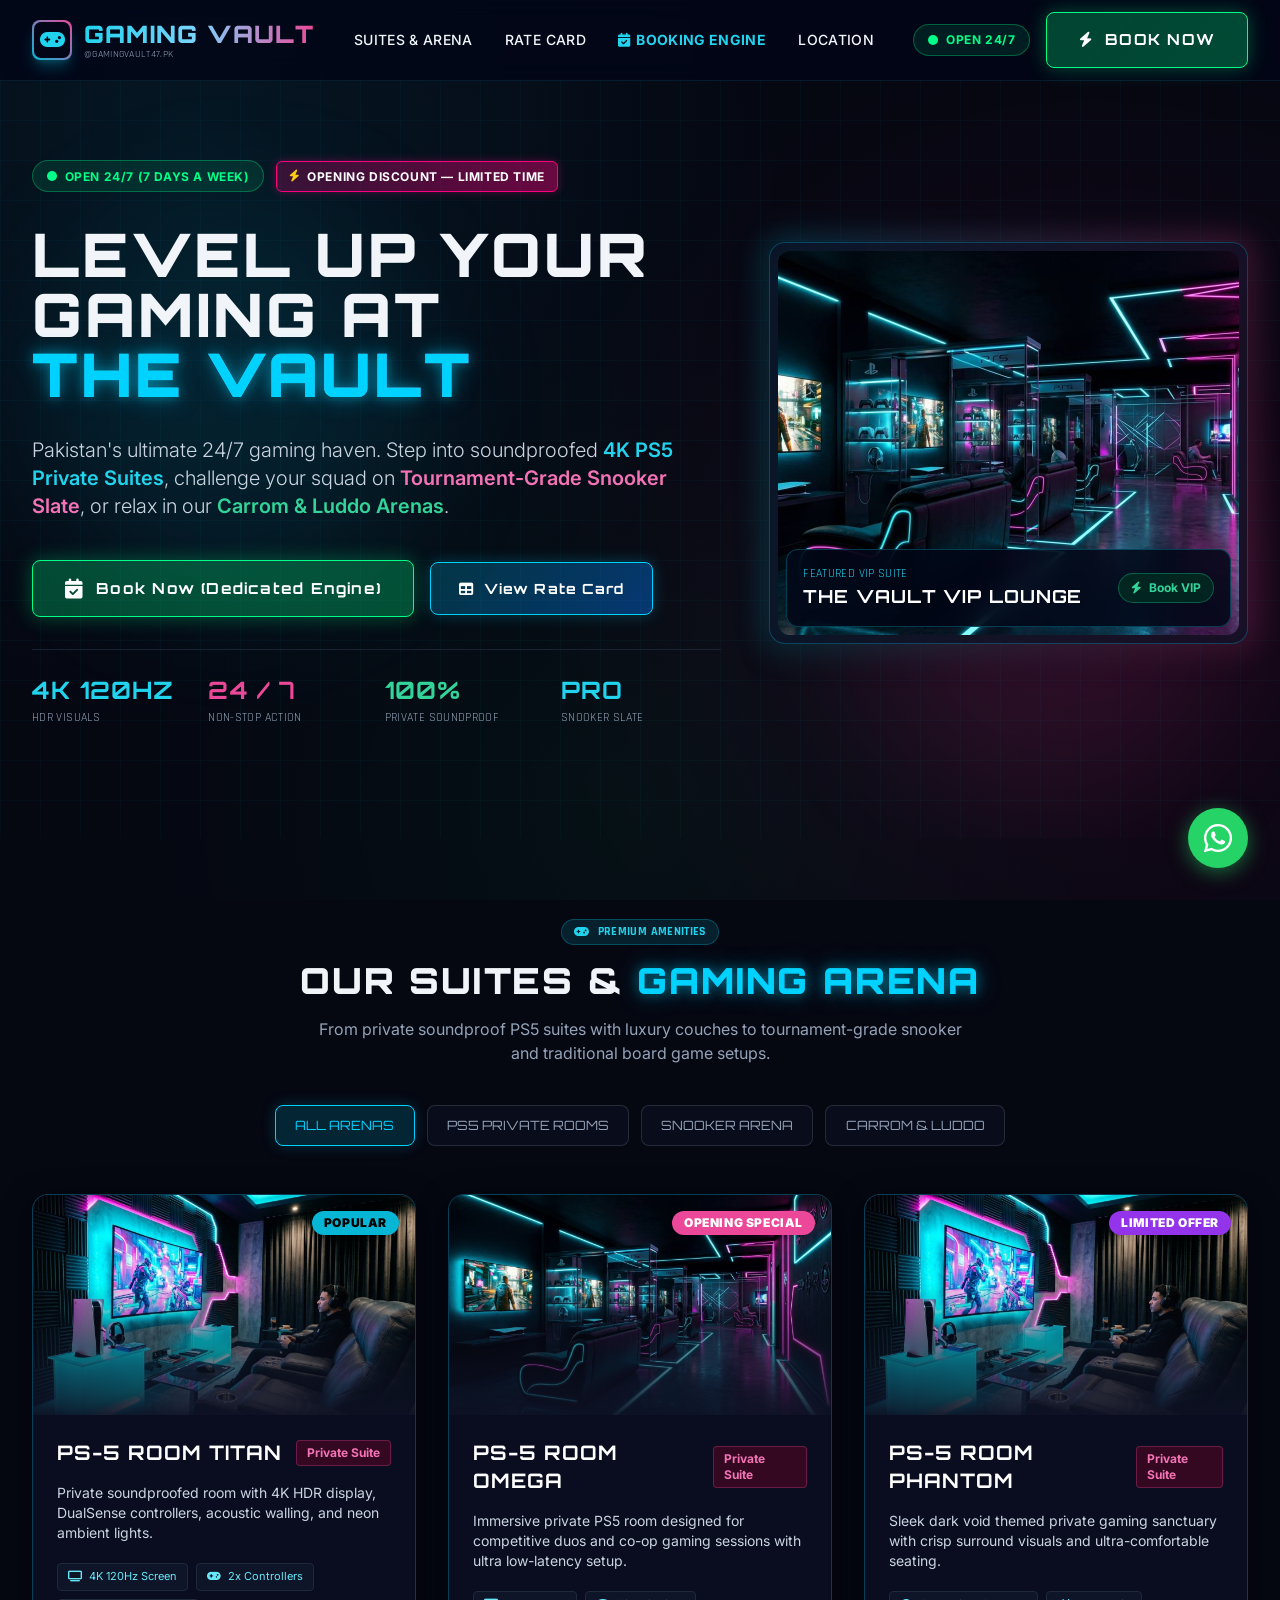
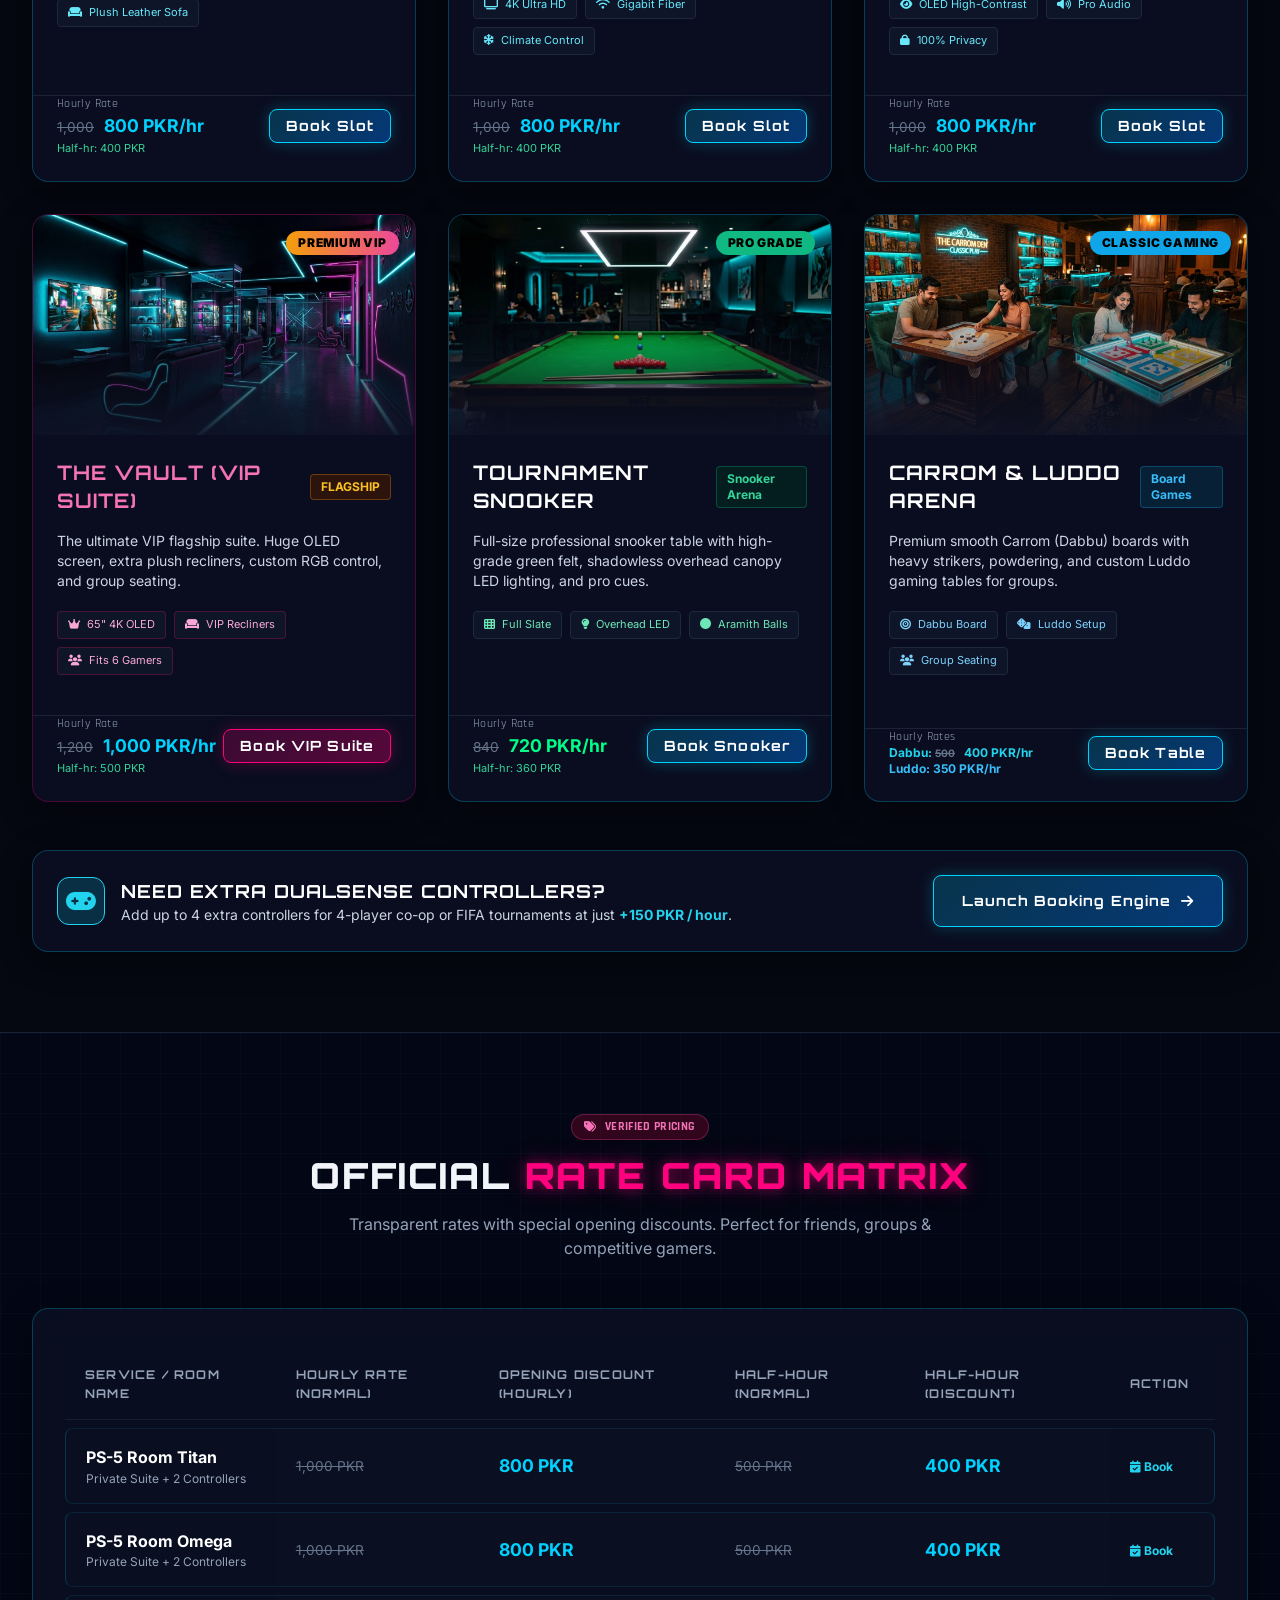
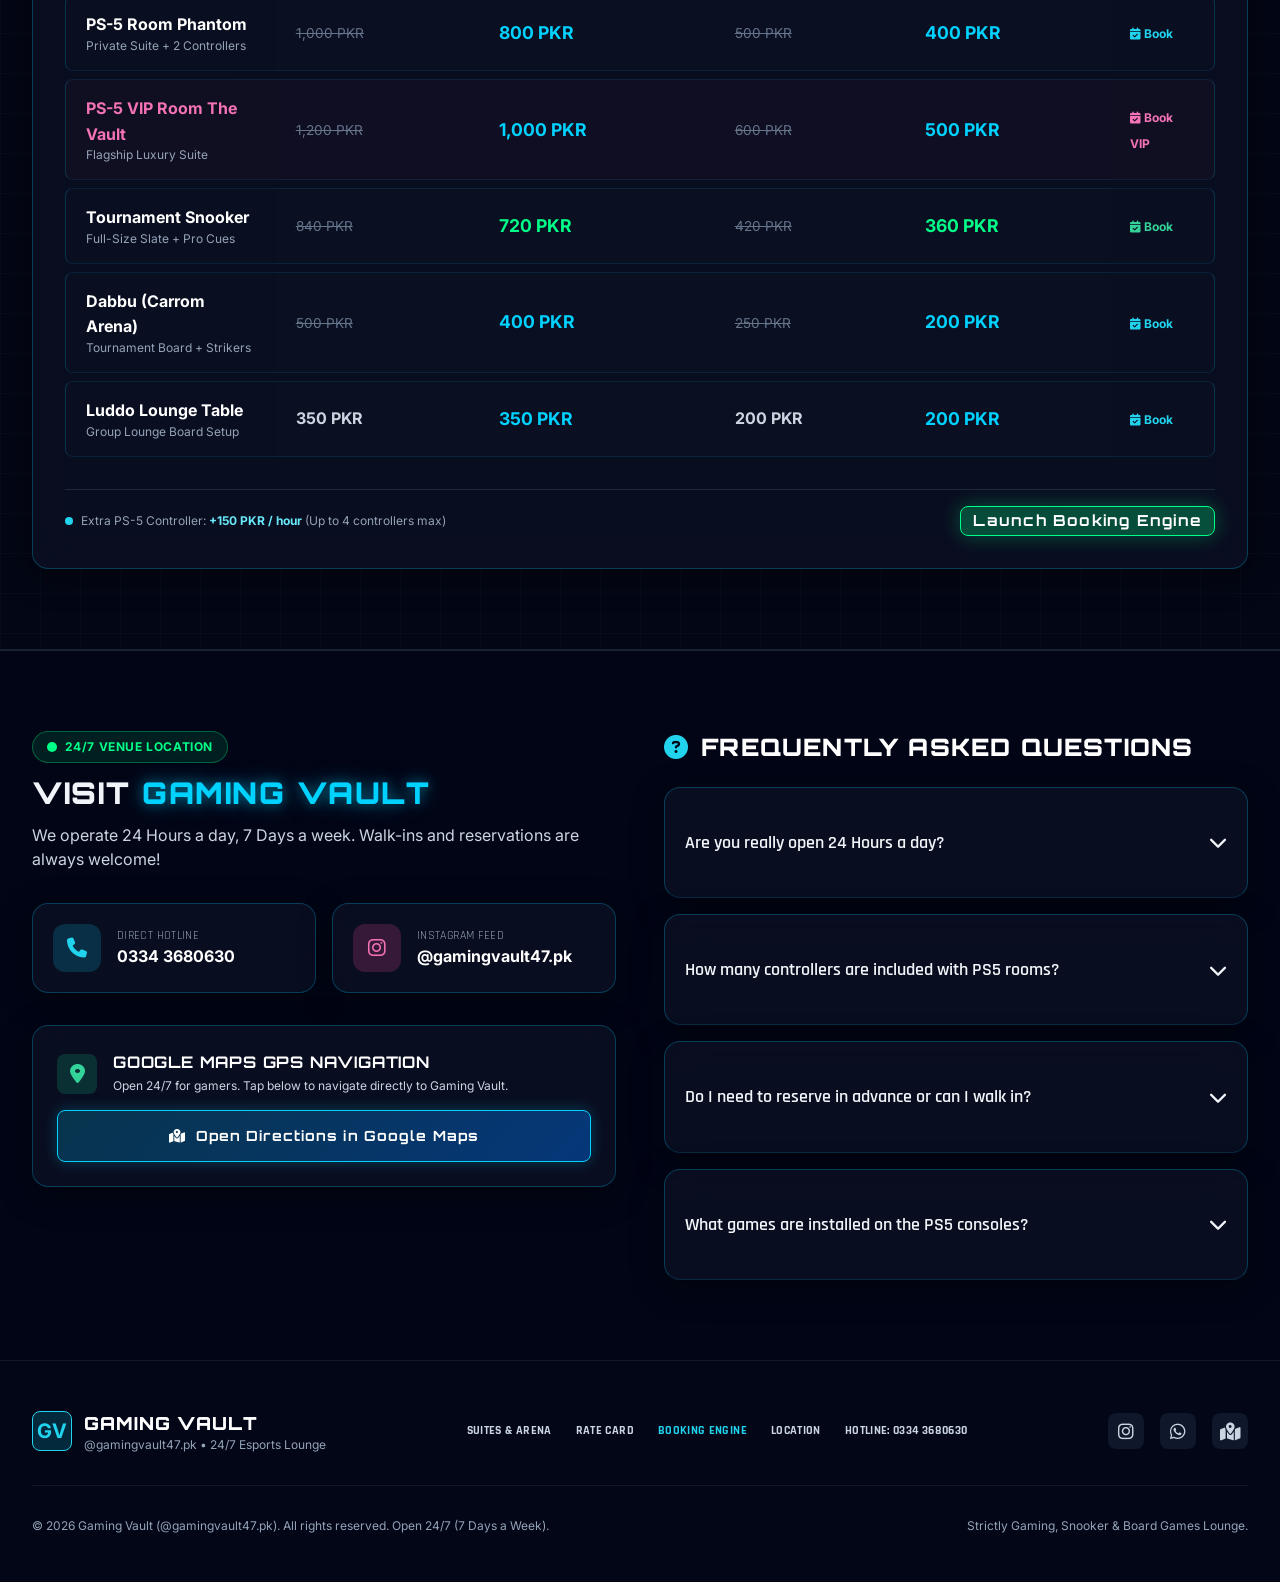
<file: index.html>
<!DOCTYPE html>
<html lang="en">
<head>
  <meta charset="UTF-8">
  <meta name="viewport" content="width=device-width, initial-scale=1.0">
  <title>Gaming Vault | 24/7 Esports Lounge & Private PS5 Suites</title>
  <meta name="description" content="Gaming Vault (@gamingvault47.pk) is Pakistan's premier 24/7 esports lounge featuring private 4K PS5 suites, tournament snooker, Dabbu carrom, and Luddo games.">
  <meta name="keywords" content="Gaming Lounge, PS5 Room, Snooker Lounge, Gaming Vault, Carrom, Luddo, Gaming Cafe Karachi Pakistan, 24/7 Gaming">
  
  <!-- Favicon -->
  <link rel="icon" type="image/svg+xml" href="assets/favicon.svg">

  <!-- Open Graph Meta Tags -->
  <meta property="og:title" content="Gaming Vault | 24/7 Esports & Private PS5 Lounge">
  <meta property="og:description" content="Level Up Your Gaming at The Vault. Private 4K PS5 suites, tournament snooker tables, and 24/7 gaming action. Limited Time Opening Discounts!">
  <meta property="og:image" content="assets/images/hero_lounge.jpg">
  <meta property="og:type" content="website">

  <!-- Tailwind CSS (compiled locally, v3.4.17) -->
  <link rel="stylesheet" href="css/tailwind.css">
  <!-- FontAwesome Icons (self-hosted) -->
  <link rel="stylesheet" href="css/fontawesome.min.css">
  <!-- Custom Stylesheet -->
  <link rel="stylesheet" href="css/styles.css">

  <!-- Schema.org JSON-LD -->
  <script type="application/ld+json">
  {
    "@context": "https://schema.org",
    "@type": "EntertainmentBusiness",
    "name": "Gaming Vault",
    "image": "assets/images/hero_lounge.jpg",
    "telephone": "03343680630",
    "url": "https://www.instagram.com/gamingvault47.pk",
    "openingHours": "Mo-Su 00:00-23:59",
    "priceRange": "$$",
    "description": "Pakistan's premier 24/7 esports lounge with private PS5 suites, snooker, and board games."
  }
  </script>
</head>
<body class="bg-void text-slate-100 antialiased selection:bg-cyan-500 selection:text-black">

  <!-- Floating WhatsApp CTA -->
  <a href="https://wa.me/923343680630?text=Salam%20Gaming%20Vault!%20I%20want%20to%20inquire%20about%20room%20booking." 
     target="_blank" 
     rel="noopener noreferrer" 
     class="floating-whatsapp" 
     aria-label="Chat with Gaming Vault on WhatsApp">
    <i class="fa-brands fa-whatsapp"></i>
  </a>

  <!-- ================= HEADER / NAVBAR ================= -->
  <header id="navbar" class="fixed top-0 left-0 right-0 z-50 transition-all duration-300 bg-slate-950/80 backdrop-blur-md border-b border-cyan-900/30">
    <div class="max-w-7xl mx-auto px-4 sm:px-6 lg:px-8 h-20 flex items-center justify-between">
      
      <!-- Brand Logo -->
      <a href="index.html" class="flex items-center gap-3 group">
        <div class="w-10 h-10 rounded-lg bg-gradient-to-tr from-cyan-500 to-pink-500 p-0.5 shadow-lg shadow-cyan-500/30 group-hover:shadow-cyan-500/60 transition">
          <div class="w-full h-full bg-slate-950 rounded-[7px] flex items-center justify-center">
            <i class="fa-solid fa-gamepad text-cyan-400 text-xl group-hover:scale-110 transition"></i>
          </div>
        </div>
        <div>
          <span class="text-xl sm:text-2xl font-black font-heading tracking-wider text-transparent bg-clip-text bg-gradient-to-r from-cyan-400 via-sky-300 to-pink-500">
            GAMING VAULT
          </span>
          <span class="block text-[10px] tracking-widest text-slate-400 font-subheading -mt-1">@GAMINGVAULT47.PK</span>
        </div>
      </a>

      <!-- Desktop Nav Links -->
      <nav class="hidden md:flex items-center space-x-8 font-medium text-sm tracking-wide">
        <a href="#rooms" class="hover:text-cyan-400 transition-colors">SUITES & ARENA</a>
        <a href="#pricing" class="hover:text-cyan-400 transition-colors">RATE CARD</a>
        <a href="book.html" class="text-cyan-400 hover:text-cyan-300 transition-colors font-bold flex items-center gap-1.5">
          <i class="fa-solid fa-calendar-check"></i> BOOKING ENGINE
        </a>
        <a href="#location" class="hover:text-cyan-400 transition-colors">LOCATION</a>
      </nav>

      <!-- Status & Call CTA -->
      <div class="hidden lg:flex items-center gap-4">
        <div class="status-pill">
          <span class="led-pulse"></span>
          <span>OPEN 24/7</span>
        </div>
        <a href="book.html" class="btn-neon-green">
          <i class="fa-solid fa-bolt"></i>
          <span>BOOK NOW</span>
        </a>
      </div>

      <!-- Mobile Menu Toggle Button -->
      <button id="mobile-menu-btn" class="md:hidden p-2 rounded-lg text-slate-300 hover:text-cyan-400 focus:outline-none">
        <i class="fa-solid fa-bars text-2xl"></i>
      </button>
    </div>

    <!-- Mobile Navigation Drawer -->
    <div id="mobile-menu" class="hidden md:hidden bg-slate-950/95 border-b border-cyan-500/20 px-6 py-6 space-y-4">
      <div class="flex items-center justify-between pb-3 border-b border-slate-800">
        <div class="status-pill">
          <span class="led-pulse"></span>
          <span>OPEN 24/7 (7 DAYS A WEEK)</span>
        </div>
      </div>
      <a href="#rooms" class="block text-base font-semibold hover:text-cyan-400">SUITES & ARENA</a>
      <a href="#pricing" class="block text-base font-semibold hover:text-cyan-400">RATE CARD</a>
      <a href="book.html" class="block text-base font-semibold text-cyan-400">BOOKING ENGINE</a>
      <a href="#location" class="block text-base font-semibold hover:text-cyan-400">LOCATION & CONTACT</a>
      <div class="pt-4 border-t border-slate-800 flex flex-col gap-3">
        <a href="book.html" class="btn-neon-green w-full justify-center">
          <i class="fa-solid fa-calendar-check"></i> LAUNCH BOOKING ENGINE
        </a>
        <a href="tel:03343680630" class="btn-neon-cyan w-full justify-center">
          <i class="fa-solid fa-phone"></i> CALL 0334 3680630
        </a>
      </div>
    </div>
  </header>

  <!-- ================= HERO SECTION ================= -->
  <section class="relative pt-32 pb-20 md:pt-40 md:pb-28 overflow-hidden cyber-grid">
    <!-- Ambient Radial Glows -->
    <div class="absolute top-1/4 left-10 w-96 h-96 bg-cyan-500/10 rounded-full blur-3xl pointer-events-none"></div>
    <div class="absolute bottom-10 right-10 w-96 h-96 bg-pink-500/10 rounded-full blur-3xl pointer-events-none"></div>

    <div class="max-w-7xl mx-auto px-4 sm:px-6 lg:px-8">
      <div class="grid grid-cols-1 lg:grid-cols-12 gap-12 items-center">
        
        <!-- Left Hero Content -->
        <div class="lg:col-span-7 space-y-8 reveal-on-scroll">
          
          <!-- Badges Bar -->
          <div class="flex flex-wrap items-center gap-3">
            <div class="status-pill">
              <span class="led-pulse"></span>
              <span>OPEN 24/7 (7 DAYS A WEEK)</span>
            </div>
            <div class="discount-badge">
              <i class="fa-solid fa-bolt text-yellow-400"></i>
              <span>Opening Discount — Limited Time</span>
            </div>
          </div>

          <!-- Headline -->
          <h1 class="text-4xl sm:text-5xl lg:text-6xl font-black font-heading leading-tight tracking-tight">
            LEVEL UP YOUR GAMING AT <br>
            <span class="text-transparent bg-clip-text bg-gradient-to-r from-cyan-400 via-sky-300 to-pink-500 text-glow-cyan">
              THE VAULT
            </span>
          </h1>

          <!-- Subtitle -->
          <p class="text-lg sm:text-xl text-slate-300 leading-relaxed font-light">
            Pakistan's ultimate 24/7 gaming haven. Step into soundproofed <strong class="text-cyan-400 font-semibold">4K PS5 Private Suites</strong>, challenge your squad on <strong class="text-pink-400 font-semibold">Tournament-Grade Snooker Slate</strong>, or relax in our <strong class="text-emerald-400 font-semibold">Carrom & Luddo Arenas</strong>.
          </p>

          <!-- Hero Action CTAs -->
          <div class="flex flex-wrap items-center gap-4 pt-2">
            <a href="book.html" class="btn-neon-green text-base">
              <i class="fa-solid fa-calendar-check text-xl"></i>
              <span>Book Now (Dedicated Engine)</span>
            </a>
            <a href="#pricing" class="btn-neon-cyan text-base">
              <i class="fa-solid fa-table"></i>
              <span>View Rate Card</span>
            </a>
          </div>

          <!-- Feature Highlights Bar -->
          <div class="grid grid-cols-2 sm:grid-cols-4 gap-4 pt-6 border-t border-slate-800/80">
            <div class="space-y-1">
              <div class="text-2xl font-bold font-heading text-cyan-400">4K 120Hz</div>
              <div class="text-xs text-slate-400 font-subheading uppercase">HDR Visuals</div>
            </div>
            <div class="space-y-1">
              <div class="text-2xl font-bold font-heading text-pink-500">24 / 7</div>
              <div class="text-xs text-slate-400 font-subheading uppercase">Non-Stop Action</div>
            </div>
            <div class="space-y-1">
              <div class="text-2xl font-bold font-heading text-emerald-400">100%</div>
              <div class="text-xs text-slate-400 font-subheading uppercase">Private Soundproof</div>
            </div>
            <div class="space-y-1">
              <div class="text-2xl font-bold font-heading text-cyan-400">PRO</div>
              <div class="text-xs text-slate-400 font-subheading uppercase">Snooker Slate</div>
            </div>
          </div>
        </div>

        <!-- Right Hero Visual Box -->
        <div class="lg:col-span-5 reveal-on-scroll">
          <div class="relative group">
            <div class="absolute -inset-1 rounded-2xl bg-gradient-to-r from-cyan-500 to-pink-500 opacity-30 blur-lg group-hover:opacity-60 transition duration-500"></div>
            <div class="relative rounded-2xl overflow-hidden glass-panel p-2">
              <img src="assets/images/hero_lounge.jpg" alt="Gaming Vault Lounge Interior" class="w-full h-80 sm:h-96 object-cover rounded-xl shadow-2xl">
              <div class="absolute bottom-4 left-4 right-4 p-4 rounded-xl bg-slate-950/85 backdrop-blur-md border border-cyan-500/30 flex items-center justify-between">
                <div>
                  <div class="text-xs font-subheading text-cyan-400 uppercase tracking-widest">Featured VIP Suite</div>
                  <div class="font-heading font-bold text-white text-lg">THE VAULT VIP LOUNGE</div>
                </div>
                <a href="book.html?service=vault_vip" class="text-xs font-bold text-emerald-400 bg-emerald-950/80 px-3 py-1.5 rounded-full border border-emerald-500/40 hover:bg-emerald-500 hover:text-black transition whitespace-nowrap">
                  <i class="fa-solid fa-bolt mr-1"></i> Book VIP
                </a>
              </div>
            </div>
          </div>
        </div>

      </div>
    </div>
  </section>

  <!-- ================= ROOMS & SERVICES SHOWCASE ================= -->
  <section id="rooms" class="py-20 relative">
    <div class="max-w-7xl mx-auto px-4 sm:px-6 lg:px-8">
      
      <!-- Section Header -->
      <div class="text-center space-y-4 mb-12 reveal-on-scroll">
        <div class="inline-flex items-center gap-2 px-3 py-1 rounded-full bg-cyan-950/60 border border-cyan-500/30 text-cyan-400 text-xs font-bold font-subheading uppercase tracking-widest">
          <i class="fa-solid fa-gamepad"></i> Premium Amenities
        </div>
        <h2 class="text-3xl sm:text-4xl font-black font-heading tracking-tight">
          OUR SUITES & <span class="text-glow-cyan text-cyan-400">GAMING ARENA</span>
        </h2>
        <p class="text-slate-400 max-w-2xl mx-auto text-sm sm:text-base">
          From private soundproof PS5 suites with luxury couches to tournament-grade snooker and traditional board game setups.
        </p>

        <!-- Category Filter Tabs -->
        <div class="flex flex-wrap items-center justify-center gap-3 pt-6">
          <button class="tab-btn active" data-filter="all">ALL ARENAS</button>
          <button class="tab-btn" data-filter="ps5">PS5 PRIVATE ROOMS</button>
          <button class="tab-btn" data-filter="table">SNOOKER ARENA</button>
          <button class="tab-btn" data-filter="board">CARROM & LUDDO</button>
        </div>
      </div>

      <!-- Room Cards Grid -->
      <div class="grid grid-cols-1 md:grid-cols-2 lg:grid-cols-3 gap-8">

        <!-- Card 1: Titan -->
        <div class="room-card glass-panel flex flex-col justify-between overflow-hidden" data-category="ps5">
          <div>
            <div class="card-img-wrapper">
              <img src="assets/images/ps5_room.jpg" alt="PS-5 Private Room Titan">
              <span class="absolute top-4 right-4 bg-cyan-500 text-black text-xs font-black px-3 py-1 rounded-full uppercase tracking-wider shadow-lg">
                POPULAR
              </span>
            </div>
            <div class="p-6 space-y-4">
              <div class="flex items-center justify-between">
                <h3 class="text-xl font-bold font-heading text-white">PS-5 Room Titan</h3>
                <span class="text-xs text-pink-400 font-bold bg-pink-950/60 px-2.5 py-1 rounded border border-pink-500/30">Private Suite</span>
              </div>
              <p class="text-sm text-slate-300">
                Private soundproofed room with 4K HDR display, DualSense controllers, acoustic walling, and neon ambient lights.
              </p>
              
              <!-- Features Pills -->
              <div class="flex flex-wrap gap-2 pt-1">
                <span class="text-[11px] bg-slate-900/90 text-cyan-300 px-2.5 py-1 rounded border border-slate-800"><i class="fa-solid fa-tv mr-1"></i> 4K 120Hz Screen</span>
                <span class="text-[11px] bg-slate-900/90 text-cyan-300 px-2.5 py-1 rounded border border-slate-800"><i class="fa-solid fa-gamepad mr-1"></i> 2x Controllers</span>
                <span class="text-[11px] bg-slate-900/90 text-cyan-300 px-2.5 py-1 rounded border border-slate-800"><i class="fa-solid fa-couch mr-1"></i> Plush Leather Sofa</span>
              </div>
            </div>
          </div>

          <!-- Pricing Footer -->
          <div class="p-6 pt-0 border-t border-slate-800/80 mt-4 flex items-center justify-between">
            <div>
              <div class="text-xs text-slate-400 font-subheading">Hourly Rate</div>
              <div>
                <span class="old-price">1,000</span>
                <span class="new-price">800 PKR/hr</span>
              </div>
              <div class="text-[11px] text-emerald-400">Half-hr: 400 PKR</div>
            </div>
            <a href="book.html?service=titan" class="btn-neon-cyan !px-4 !py-2 text-xs">
              <span>Book Slot</span>
            </a>
          </div>
        </div>

        <!-- Card 2: Omega -->
        <div class="room-card glass-panel flex flex-col justify-between overflow-hidden" data-category="ps5">
          <div>
            <div class="card-img-wrapper">
              <img src="assets/images/hero_lounge.jpg" alt="PS-5 Private Room Omega">
              <span class="absolute top-4 right-4 bg-pink-500 text-white text-xs font-black px-3 py-1 rounded-full uppercase tracking-wider shadow-lg">
                OPENING SPECIAL
              </span>
            </div>
            <div class="p-6 space-y-4">
              <div class="flex items-center justify-between">
                <h3 class="text-xl font-bold font-heading text-white">PS-5 Room Omega</h3>
                <span class="text-xs text-pink-400 font-bold bg-pink-950/60 px-2.5 py-1 rounded border border-pink-500/30">Private Suite</span>
              </div>
              <p class="text-sm text-slate-300">
                Immersive private PS5 room designed for competitive duos and co-op gaming sessions with ultra low-latency setup.
              </p>

              <!-- Features Pills -->
              <div class="flex flex-wrap gap-2 pt-1">
                <span class="text-[11px] bg-slate-900/90 text-cyan-300 px-2.5 py-1 rounded border border-slate-800"><i class="fa-solid fa-tv mr-1"></i> 4K Ultra HD</span>
                <span class="text-[11px] bg-slate-900/90 text-cyan-300 px-2.5 py-1 rounded border border-slate-800"><i class="fa-solid fa-wifi mr-1"></i> Gigabit Fiber</span>
                <span class="text-[11px] bg-slate-900/90 text-cyan-300 px-2.5 py-1 rounded border border-slate-800"><i class="fa-solid fa-snowflake mr-1"></i> Climate Control</span>
              </div>
            </div>
          </div>

          <!-- Pricing Footer -->
          <div class="p-6 pt-0 border-t border-slate-800/80 mt-4 flex items-center justify-between">
            <div>
              <div class="text-xs text-slate-400 font-subheading">Hourly Rate</div>
              <div>
                <span class="old-price">1,000</span>
                <span class="new-price">800 PKR/hr</span>
              </div>
              <div class="text-[11px] text-emerald-400">Half-hr: 400 PKR</div>
            </div>
            <a href="book.html?service=omega" class="btn-neon-cyan !px-4 !py-2 text-xs">
              <span>Book Slot</span>
            </a>
          </div>
        </div>

        <!-- Card 3: Phantom -->
        <div class="room-card glass-panel flex flex-col justify-between overflow-hidden" data-category="ps5">
          <div>
            <div class="card-img-wrapper">
              <img src="assets/images/ps5_room.jpg" alt="PS-5 Private Room Phantom">
              <span class="absolute top-4 right-4 bg-purple-600 text-white text-xs font-black px-3 py-1 rounded-full uppercase tracking-wider shadow-lg">
                LIMITED OFFER
              </span>
            </div>
            <div class="p-6 space-y-4">
              <div class="flex items-center justify-between">
                <h3 class="text-xl font-bold font-heading text-white">PS-5 Room Phantom</h3>
                <span class="text-xs text-pink-400 font-bold bg-pink-950/60 px-2.5 py-1 rounded border border-pink-500/30">Private Suite</span>
              </div>
              <p class="text-sm text-slate-300">
                Sleek dark void themed private gaming sanctuary with crisp surround visuals and ultra-comfortable seating.
              </p>

              <!-- Features Pills -->
              <div class="flex flex-wrap gap-2 pt-1">
                <span class="text-[11px] bg-slate-900/90 text-cyan-300 px-2.5 py-1 rounded border border-slate-800"><i class="fa-solid fa-eye mr-1"></i> OLED High-Contrast</span>
                <span class="text-[11px] bg-slate-900/90 text-cyan-300 px-2.5 py-1 rounded border border-slate-800"><i class="fa-solid fa-volume-high mr-1"></i> Pro Audio</span>
                <span class="text-[11px] bg-slate-900/90 text-cyan-300 px-2.5 py-1 rounded border border-slate-800"><i class="fa-solid fa-lock mr-1"></i> 100% Privacy</span>
              </div>
            </div>
          </div>

          <!-- Pricing Footer -->
          <div class="p-6 pt-0 border-t border-slate-800/80 mt-4 flex items-center justify-between">
            <div>
              <div class="text-xs text-slate-400 font-subheading">Hourly Rate</div>
              <div>
                <span class="old-price">1,000</span>
                <span class="new-price">800 PKR/hr</span>
              </div>
              <div class="text-[11px] text-emerald-400">Half-hr: 400 PKR</div>
            </div>
            <a href="book.html?service=phantom" class="btn-neon-cyan !px-4 !py-2 text-xs">
              <span>Book Slot</span>
            </a>
          </div>
        </div>

        <!-- Card 4: VIP The Vault -->
        <div class="room-card glass-panel glass-panel-magenta flex flex-col justify-between overflow-hidden" data-category="ps5">
          <div>
            <div class="card-img-wrapper">
              <img src="assets/images/hero_lounge.jpg" alt="PS-5 VIP Room The Vault">
              <span class="absolute top-4 right-4 bg-gradient-to-r from-amber-500 to-pink-500 text-black text-xs font-black px-3 py-1 rounded-full uppercase tracking-wider shadow-lg">
                PREMIUM VIP
              </span>
            </div>
            <div class="p-6 space-y-4">
              <div class="flex items-center justify-between">
                <h3 class="text-xl font-bold font-heading text-pink-400">The Vault (VIP Suite)</h3>
                <span class="text-xs text-amber-400 font-bold bg-amber-950/60 px-2.5 py-1 rounded border border-amber-500/30">FLAGSHIP</span>
              </div>
              <p class="text-sm text-slate-300">
                The ultimate VIP flagship suite. Huge OLED screen, extra plush recliners, custom RGB control, and group seating.
              </p>

              <!-- Features Pills -->
              <div class="flex flex-wrap gap-2 pt-1">
                <span class="text-[11px] bg-slate-900/90 text-pink-300 px-2.5 py-1 rounded border border-pink-900/50"><i class="fa-solid fa-crown mr-1"></i> 65" 4K OLED</span>
                <span class="text-[11px] bg-slate-900/90 text-pink-300 px-2.5 py-1 rounded border border-pink-900/50"><i class="fa-solid fa-couch mr-1"></i> VIP Recliners</span>
                <span class="text-[11px] bg-slate-900/90 text-pink-300 px-2.5 py-1 rounded border border-pink-900/50"><i class="fa-solid fa-users mr-1"></i> Fits 6 Gamers</span>
              </div>
            </div>
          </div>

          <!-- Pricing Footer -->
          <div class="p-6 pt-0 border-t border-slate-800/80 mt-4 flex items-center justify-between">
            <div>
              <div class="text-xs text-slate-400 font-subheading">Hourly Rate</div>
              <div class="whitespace-nowrap">
                <span class="old-price">1,200</span>
                <span class="new-price text-pink-400">1,000 PKR/hr</span>
              </div>
              <div class="text-[11px] text-emerald-400">Half-hr: 500 PKR</div>
            </div>
            <a href="book.html?service=vault_vip" class="btn-neon-magenta !px-4 !py-2 text-xs whitespace-nowrap">
              <span>Book VIP Suite</span>
            </a>
          </div>
        </div>

        <!-- Card 5: Tournament Snooker Table -->
        <div class="room-card glass-panel flex flex-col justify-between overflow-hidden" data-category="table">
          <div>
            <div class="card-img-wrapper">
              <img src="assets/images/snooker_room.jpg" alt="Tournament Snooker Table">
              <span class="absolute top-4 right-4 bg-emerald-500 text-black text-xs font-black px-3 py-1 rounded-full uppercase tracking-wider shadow-lg">
                PRO GRADE
              </span>
            </div>
            <div class="p-6 space-y-4">
              <div class="flex items-center justify-between">
                <h3 class="text-xl font-bold font-heading text-white">Tournament Snooker</h3>
                <span class="text-xs text-emerald-400 font-bold bg-emerald-950/60 px-2.5 py-1 rounded border border-emerald-500/30">Snooker Arena</span>
              </div>
              <p class="text-sm text-slate-300">
                Full-size professional snooker table with high-grade green felt, shadowless overhead canopy LED lighting, and pro cues.
              </p>

              <!-- Features Pills -->
              <div class="flex flex-wrap gap-2 pt-1">
                <span class="text-[11px] bg-slate-900/90 text-emerald-300 px-2.5 py-1 rounded border border-slate-800"><i class="fa-solid fa-table-cells mr-1"></i> Full Slate</span>
                <span class="text-[11px] bg-slate-900/90 text-emerald-300 px-2.5 py-1 rounded border border-slate-800"><i class="fa-solid fa-lightbulb mr-1"></i> Overhead LED</span>
                <span class="text-[11px] bg-slate-900/90 text-emerald-300 px-2.5 py-1 rounded border border-slate-800"><i class="fa-solid fa-circle mr-1"></i> Aramith Balls</span>
              </div>
            </div>
          </div>

          <!-- Pricing Footer -->
          <div class="p-6 pt-0 border-t border-slate-800/80 mt-4 flex items-center justify-between">
            <div>
              <div class="text-xs text-slate-400 font-subheading">Hourly Rate</div>
              <div>
                <span class="old-price">840</span>
                <span class="new-price-green">720 PKR/hr</span>
              </div>
              <div class="text-[11px] text-emerald-400">Half-hr: 360 PKR</div>
            </div>
            <a href="book.html?service=snooker" class="btn-neon-cyan !px-4 !py-2 text-xs">
              <span>Book Snooker</span>
            </a>
          </div>
        </div>

        <!-- Card 6: Dabbu Carrom & Luddo -->
        <div class="room-card glass-panel flex flex-col justify-between overflow-hidden" data-category="board">
          <div>
            <div class="card-img-wrapper">
              <img src="assets/images/carrom_luddo.jpg" alt="Dabbu Carrom and Luddo Arena">
              <span class="absolute top-4 right-4 bg-sky-500 text-black text-xs font-black px-3 py-1 rounded-full uppercase tracking-wider shadow-lg">
                CLASSIC GAMING
              </span>
            </div>
            <div class="p-6 space-y-4">
              <div class="flex items-center justify-between">
                <h3 class="text-xl font-bold font-heading text-white">Carrom & Luddo Arena</h3>
                <span class="text-xs text-sky-400 font-bold bg-sky-950/60 px-2.5 py-1 rounded border border-sky-500/30">Board Games</span>
              </div>
              <p class="text-sm text-slate-300">
                Premium smooth Carrom (Dabbu) boards with heavy strikers, powdering, and custom Luddo gaming tables for groups.
              </p>

              <!-- Features Pills -->
              <div class="flex flex-wrap gap-2 pt-1">
                <span class="text-[11px] bg-slate-900/90 text-sky-300 px-2.5 py-1 rounded border border-slate-800"><i class="fa-solid fa-bullseye mr-1"></i> Dabbu Board</span>
                <span class="text-[11px] bg-slate-900/90 text-sky-300 px-2.5 py-1 rounded border border-slate-800"><i class="fa-solid fa-dice mr-1"></i> Luddo Setup</span>
                <span class="text-[11px] bg-slate-900/90 text-sky-300 px-2.5 py-1 rounded border border-slate-800"><i class="fa-solid fa-users mr-1"></i> Group Seating</span>
              </div>
            </div>
          </div>

          <!-- Pricing Footer -->
          <div class="p-6 pt-0 border-t border-slate-800/80 mt-4 flex items-center justify-between">
            <div>
              <div class="text-xs text-slate-400 font-subheading">Hourly Rates</div>
              <div class="text-xs font-bold text-cyan-400">Dabbu: <span class="old-price">500</span> 400 PKR/hr</div>
              <div class="text-xs font-bold text-sky-400">Luddo: 350 PKR/hr</div>
            </div>
            <a href="book.html?service=dabbu" class="btn-neon-cyan !px-4 !py-2 text-xs">
              <span>Book Table</span>
            </a>
          </div>
        </div>

      </div>

      <!-- Addon Alert Banner -->
      <div class="mt-12 p-6 rounded-2xl glass-panel border border-cyan-500/30 flex flex-col sm:flex-row items-center justify-between gap-6 reveal-on-scroll">
        <div class="flex items-center gap-4">
          <div class="w-12 h-12 rounded-xl bg-cyan-500/20 border border-cyan-400 flex items-center justify-center text-cyan-400 text-2xl shrink-0">
            <i class="fa-solid fa-gamepad"></i>
          </div>
          <div>
            <h4 class="font-heading font-bold text-white text-lg">Need Extra DualSense Controllers?</h4>
            <p class="text-slate-300 text-sm">Add up to 4 extra controllers for 4-player co-op or FIFA tournaments at just <strong class="text-cyan-400">+150 PKR / hour</strong>.</p>
          </div>
        </div>
        <a href="book.html" class="btn-neon-cyan whitespace-nowrap">
          <span>Launch Booking Engine</span>
          <i class="fa-solid fa-arrow-right"></i>
        </a>
      </div>

    </div>
  </section>

  <!-- ================= OFFICIAL RATE CARD MATRIX ================= -->
  <section id="pricing" class="py-20 bg-slate-950/60 border-y border-slate-800/80 relative cyber-grid">
    <div class="max-w-7xl mx-auto px-4 sm:px-6 lg:px-8">
      
      <!-- Section Header -->
      <div class="text-center space-y-4 mb-12 reveal-on-scroll">
        <div class="inline-flex items-center gap-2 px-3 py-1 rounded-full bg-pink-950/60 border border-pink-500/30 text-pink-400 text-xs font-bold font-subheading uppercase tracking-widest">
          <i class="fa-solid fa-tags"></i> Verified Pricing
        </div>
        <h2 class="text-3xl sm:text-4xl font-black font-heading tracking-tight">
          OFFICIAL <span class="text-glow-magenta text-pink-500">RATE CARD MATRIX</span>
        </h2>
        <p class="text-slate-400 max-w-2xl mx-auto text-sm sm:text-base">
          Transparent rates with special opening discounts. Perfect for friends, groups & competitive gamers.
        </p>
      </div>

      <!-- Rate Table Container -->
      <div class="glass-panel p-4 sm:p-8 reveal-on-scroll">
        <div class="hidden md:block overflow-x-auto">
        <table class="rate-table">
          <thead>
            <tr>
              <th>Service / Room Name</th>
              <th>Hourly Rate (Normal)</th>
              <th>Opening Discount (Hourly)</th>
              <th>Half-Hour (Normal)</th>
              <th>Half-Hour (Discount)</th>
              <th>Action</th>
            </tr>
          </thead>
          <tbody>
            <!-- Titan -->
            <tr>
              <td>
                <div class="font-bold text-white">PS-5 Room Titan</div>
                <div class="text-xs text-slate-400">Private Suite + 2 Controllers</div>
              </td>
              <td><span class="old-price">1,000 PKR</span></td>
              <td><span class="new-price">800 PKR</span></td>
              <td><span class="old-price">500 PKR</span></td>
              <td><span class="new-price">400 PKR</span></td>
              <td><a href="book.html?service=titan" class="text-xs font-bold text-cyan-400 hover:underline"><i class="fa-solid fa-calendar-check"></i> Book</a></td>
            </tr>

            <!-- Omega -->
            <tr>
              <td>
                <div class="font-bold text-white">PS-5 Room Omega</div>
                <div class="text-xs text-slate-400">Private Suite + 2 Controllers</div>
              </td>
              <td><span class="old-price">1,000 PKR</span></td>
              <td><span class="new-price">800 PKR</span></td>
              <td><span class="old-price">500 PKR</span></td>
              <td><span class="new-price">400 PKR</span></td>
              <td><a href="book.html?service=omega" class="text-xs font-bold text-cyan-400 hover:underline"><i class="fa-solid fa-calendar-check"></i> Book</a></td>
            </tr>

            <!-- Phantom -->
            <tr>
              <td>
                <div class="font-bold text-white">PS-5 Room Phantom</div>
                <div class="text-xs text-slate-400">Private Suite + 2 Controllers</div>
              </td>
              <td><span class="old-price">1,000 PKR</span></td>
              <td><span class="new-price">800 PKR</span></td>
              <td><span class="old-price">500 PKR</span></td>
              <td><span class="new-price">400 PKR</span></td>
              <td><a href="book.html?service=phantom" class="text-xs font-bold text-cyan-400 hover:underline"><i class="fa-solid fa-calendar-check"></i> Book</a></td>
            </tr>

            <!-- The Vault VIP -->
            <tr class="bg-pink-950/20 border-l-2 border-pink-500">
              <td>
                <div class="font-bold text-pink-400">PS-5 VIP Room The Vault</div>
                <div class="text-xs text-slate-400">Flagship Luxury Suite</div>
              </td>
              <td><span class="old-price">1,200 PKR</span></td>
              <td><span class="new-price text-pink-400">1,000 PKR</span></td>
              <td><span class="old-price">600 PKR</span></td>
              <td><span class="new-price text-pink-400">500 PKR</span></td>
              <td><a href="book.html?service=vault_vip" class="text-xs font-bold text-pink-400 hover:underline"><i class="fa-solid fa-calendar-check"></i> Book VIP</a></td>
            </tr>

            <!-- Snooker -->
            <tr>
              <td>
                <div class="font-bold text-white">Tournament Snooker</div>
                <div class="text-xs text-slate-400">Full-Size Slate + Pro Cues</div>
              </td>
              <td><span class="old-price">840 PKR</span></td>
              <td><span class="new-price-green">720 PKR</span></td>
              <td><span class="old-price">420 PKR</span></td>
              <td><span class="new-price-green">360 PKR</span></td>
              <td><a href="book.html?service=snooker" class="text-xs font-bold text-emerald-400 hover:underline"><i class="fa-solid fa-calendar-check"></i> Book</a></td>
            </tr>

            <!-- Dabbu Carrom -->
            <tr>
              <td>
                <div class="font-bold text-white">Dabbu (Carrom Arena)</div>
                <div class="text-xs text-slate-400">Tournament Board + Strikers</div>
              </td>
              <td><span class="old-price">500 PKR</span></td>
              <td><span class="new-price">400 PKR</span></td>
              <td><span class="old-price">250 PKR</span></td>
              <td><span class="new-price">200 PKR</span></td>
              <td><a href="book.html?service=dabbu" class="text-xs font-bold text-cyan-400 hover:underline"><i class="fa-solid fa-calendar-check"></i> Book</a></td>
            </tr>

            <!-- Luddo -->
            <tr>
              <td>
                <div class="font-bold text-white">Luddo Lounge Table</div>
                <div class="text-xs text-slate-400">Group Lounge Board Setup</div>
              </td>
              <td><span class="text-slate-300 font-bold">350 PKR</span></td>
              <td><span class="new-price">350 PKR</span></td>
              <td><span class="text-slate-300 font-bold">200 PKR</span></td>
              <td><span class="new-price">200 PKR</span></td>
              <td><a href="book.html?service=luddo" class="text-xs font-bold text-cyan-400 hover:underline"><i class="fa-solid fa-calendar-check"></i> Book</a></td>
            </tr>
          </tbody>
        </table>
        </div>

        <!-- Mobile rate cards (replaces table on small screens) -->
        <div class="md:hidden space-y-3">
          <div class="glass-panel p-4 rounded-xl">
            <div class="flex items-center justify-between gap-3">
              <div><div class="font-bold text-white">PS-5 Room Titan</div><div class="text-xs text-slate-400">Private Suite + 2 Controllers</div></div>
              <a href="book.html?service=titan" class="text-xs font-bold text-cyan-400 whitespace-nowrap"><i class="fa-solid fa-calendar-check"></i> Book</a>
            </div>
            <div class="mt-3 pt-3 border-t border-slate-800 grid grid-cols-2 gap-2 text-sm">
              <div><div class="text-[10px] uppercase tracking-widest text-slate-500">Hourly</div><div><span class="old-price">1,000 PKR</span> <span class="new-price">800 PKR</span></div></div>
              <div><div class="text-[10px] uppercase tracking-widest text-slate-500">Half-hour</div><div><span class="old-price">500 PKR</span> <span class="new-price">400 PKR</span></div></div>
            </div>
          </div>
          <div class="glass-panel p-4 rounded-xl">
            <div class="flex items-center justify-between gap-3">
              <div><div class="font-bold text-white">PS-5 Room Omega</div><div class="text-xs text-slate-400">Private Suite + 2 Controllers</div></div>
              <a href="book.html?service=omega" class="text-xs font-bold text-cyan-400 whitespace-nowrap"><i class="fa-solid fa-calendar-check"></i> Book</a>
            </div>
            <div class="mt-3 pt-3 border-t border-slate-800 grid grid-cols-2 gap-2 text-sm">
              <div><div class="text-[10px] uppercase tracking-widest text-slate-500">Hourly</div><div><span class="old-price">1,000 PKR</span> <span class="new-price">800 PKR</span></div></div>
              <div><div class="text-[10px] uppercase tracking-widest text-slate-500">Half-hour</div><div><span class="old-price">500 PKR</span> <span class="new-price">400 PKR</span></div></div>
            </div>
          </div>
          <div class="glass-panel p-4 rounded-xl">
            <div class="flex items-center justify-between gap-3">
              <div><div class="font-bold text-white">PS-5 Room Phantom</div><div class="text-xs text-slate-400">Private Suite + 2 Controllers</div></div>
              <a href="book.html?service=phantom" class="text-xs font-bold text-cyan-400 whitespace-nowrap"><i class="fa-solid fa-calendar-check"></i> Book</a>
            </div>
            <div class="mt-3 pt-3 border-t border-slate-800 grid grid-cols-2 gap-2 text-sm">
              <div><div class="text-[10px] uppercase tracking-widest text-slate-500">Hourly</div><div><span class="old-price">1,000 PKR</span> <span class="new-price">800 PKR</span></div></div>
              <div><div class="text-[10px] uppercase tracking-widest text-slate-500">Half-hour</div><div><span class="old-price">500 PKR</span> <span class="new-price">400 PKR</span></div></div>
            </div>
          </div>
          <div class="glass-panel p-4 rounded-xl border-pink-500/40">
            <div class="flex items-center justify-between gap-3">
              <div><div class="font-bold text-pink-400">PS-5 VIP Room The Vault</div><div class="text-xs text-slate-400">Flagship Luxury Suite</div></div>
              <a href="book.html?service=vault_vip" class="text-xs font-bold text-pink-400 whitespace-nowrap"><i class="fa-solid fa-calendar-check"></i> Book VIP</a>
            </div>
            <div class="mt-3 pt-3 border-t border-slate-800 grid grid-cols-2 gap-2 text-sm">
              <div><div class="text-[10px] uppercase tracking-widest text-slate-500">Hourly</div><div class="whitespace-nowrap"><span class="old-price">1,200 PKR</span> <span class="new-price text-pink-400">1,000 PKR</span></div></div>
              <div><div class="text-[10px] uppercase tracking-widest text-slate-500">Half-hour</div><div><span class="old-price">600 PKR</span> <span class="new-price text-pink-400">500 PKR</span></div></div>
            </div>
          </div>
          <div class="glass-panel p-4 rounded-xl">
            <div class="flex items-center justify-between gap-3">
              <div><div class="font-bold text-white">Tournament Snooker</div><div class="text-xs text-slate-400">Full-Size Slate + Pro Cues</div></div>
              <a href="book.html?service=snooker" class="text-xs font-bold text-emerald-400 whitespace-nowrap"><i class="fa-solid fa-calendar-check"></i> Book</a>
            </div>
            <div class="mt-3 pt-3 border-t border-slate-800 grid grid-cols-2 gap-2 text-sm">
              <div><div class="text-[10px] uppercase tracking-widest text-slate-500">Hourly</div><div><span class="old-price">840 PKR</span> <span class="new-price-green">720 PKR</span></div></div>
              <div><div class="text-[10px] uppercase tracking-widest text-slate-500">Half-hour</div><div><span class="old-price">420 PKR</span> <span class="new-price-green">360 PKR</span></div></div>
            </div>
          </div>
          <div class="glass-panel p-4 rounded-xl">
            <div class="flex items-center justify-between gap-3">
              <div><div class="font-bold text-white">Dabbu (Carrom Arena)</div><div class="text-xs text-slate-400">Tournament Board + Strikers</div></div>
              <a href="book.html?service=dabbu" class="text-xs font-bold text-cyan-400 whitespace-nowrap"><i class="fa-solid fa-calendar-check"></i> Book</a>
            </div>
            <div class="mt-3 pt-3 border-t border-slate-800 grid grid-cols-2 gap-2 text-sm">
              <div><div class="text-[10px] uppercase tracking-widest text-slate-500">Hourly</div><div><span class="old-price">500 PKR</span> <span class="new-price">400 PKR</span></div></div>
              <div><div class="text-[10px] uppercase tracking-widest text-slate-500">Half-hour</div><div><span class="old-price">250 PKR</span> <span class="new-price">200 PKR</span></div></div>
            </div>
          </div>
          <div class="glass-panel p-4 rounded-xl">
            <div class="flex items-center justify-between gap-3">
              <div><div class="font-bold text-white">Luddo Lounge Table</div><div class="text-xs text-slate-400">Group Lounge Board Setup</div></div>
              <a href="book.html?service=luddo" class="text-xs font-bold text-cyan-400 whitespace-nowrap"><i class="fa-solid fa-calendar-check"></i> Book</a>
            </div>
            <div class="mt-3 pt-3 border-t border-slate-800 grid grid-cols-2 gap-2 text-sm">
              <div><div class="text-[10px] uppercase tracking-widest text-slate-500">Hourly</div><div><span class="font-bold text-slate-300">350 PKR</span></div></div>
              <div><div class="text-[10px] uppercase tracking-widest text-slate-500">Half-hour</div><div><span class="font-bold text-slate-300">200 PKR</span></div></div>
            </div>
          </div>
        </div>

        <!-- Addon Controller Footer Bar -->
        <div class="mt-6 pt-4 border-t border-slate-800 flex flex-wrap items-center justify-between text-xs text-slate-400 gap-4">
          <div class="flex items-center gap-2">
            <span class="w-2 h-2 rounded-full bg-cyan-400 inline-block"></span>
            <span>Extra PS-5 Controller: <strong class="text-cyan-300">+150 PKR / hour</strong> (Up to 4 controllers max)</span>
          </div>
          <a href="book.html" class="btn-neon-green !py-1.5 !px-3 text-xs">
            <span>Launch Booking Engine</span>
          </a>
        </div>
      </div>

    </div>
  </section>

  <!-- ================= LOCATION & FAQ SECTION ================= -->
  <section id="location" class="py-20 bg-slate-950/80 border-t border-slate-800/80 relative">
    <div class="max-w-7xl mx-auto px-4 sm:px-6 lg:px-8">
      
      <div class="grid grid-cols-1 lg:grid-cols-12 gap-12 items-start">
        
        <!-- Left: Venue Info & Contact Cards -->
        <div class="lg:col-span-6 space-y-8 reveal-on-scroll">
          <div class="space-y-3">
            <div class="status-pill">
              <span class="led-pulse"></span>
              <span>24/7 VENUE LOCATION</span>
            </div>
            <h2 class="text-3xl font-black font-heading">
              VISIT <span class="text-cyan-400 text-glow-cyan">GAMING VAULT</span>
            </h2>
            <p class="text-slate-300 text-sm sm:text-base leading-relaxed">
              We operate 24 Hours a day, 7 Days a week. Walk-ins and reservations are always welcome!
            </p>
          </div>

          <!-- Quick Action Buttons -->
          <div class="grid grid-cols-1 sm:grid-cols-2 gap-4">
            <a href="tel:03343680630" class="glass-panel p-5 flex items-center gap-4 hover:border-cyan-400 transition group">
              <div class="w-12 h-12 rounded-xl bg-cyan-500/20 text-cyan-400 flex items-center justify-center text-xl shrink-0 group-hover:scale-110 transition">
                <i class="fa-solid fa-phone"></i>
              </div>
              <div>
                <div class="text-xs text-slate-400 font-subheading uppercase">Direct Hotline</div>
                <div class="font-bold text-white text-base">0334 3680630</div>
              </div>
            </a>

            <a href="https://www.instagram.com/gamingvault47.pk" target="_blank" rel="noopener noreferrer" class="glass-panel p-5 flex items-center gap-4 hover:border-pink-500 transition group">
              <div class="w-12 h-12 rounded-xl bg-pink-500/20 text-pink-400 flex items-center justify-center text-xl shrink-0 group-hover:scale-110 transition">
                <i class="fa-brands fa-instagram"></i>
              </div>
              <div>
                <div class="text-xs text-slate-400 font-subheading uppercase">Instagram Feed</div>
                <div class="font-bold text-white text-base">@gamingvault47.pk</div>
              </div>
            </a>
          </div>

          <!-- Location Link Card -->
          <div class="glass-panel p-6 space-y-4">
            <div class="flex items-start gap-4">
              <div class="w-10 h-10 rounded-lg bg-emerald-500/20 text-emerald-400 flex items-center justify-center text-xl shrink-0 mt-1">
                <i class="fa-solid fa-location-dot"></i>
              </div>
              <div>
                <h4 class="font-heading font-bold text-white text-base">Google Maps GPS Navigation</h4>
                <p class="text-slate-300 text-xs mt-1">
                  Open 24/7 for gamers. Tap below to navigate directly to Gaming Vault.
                </p>
              </div>
            </div>
            
            <a href="https://maps.app.goo.gl/givej91vQUomADdFA" target="_blank" rel="noopener noreferrer" class="btn-neon-cyan w-full text-center justify-center">
              <i class="fa-solid fa-map-location-dot"></i>
              <span>Open Directions in Google Maps</span>
            </a>
          </div>
        </div>

        <!-- Right: FAQ Accordion -->
        <div class="lg:col-span-6 space-y-6 reveal-on-scroll">
          <h3 class="text-2xl font-black font-heading text-white flex items-center gap-3">
            <i class="fa-solid fa-circle-question text-cyan-400"></i> FREQUENTLY ASKED QUESTIONS
          </h3>

          <div class="space-y-4">
            
            <div class="faq-item glass-panel p-5">
              <div class="faq-header">
                <span>Are you really open 24 Hours a day?</span>
                <i class="fa-solid fa-chevron-down faq-icon transition-transform"></i>
              </div>
              <div class="faq-content">
                Yes! Gaming Vault is open 24/7, 7 days a week including weekends and holidays. Whether you want an all-nighter gaming session or a late night snooker match, our doors are open.
              </div>
            </div>

            <div class="faq-item glass-panel p-5">
              <div class="faq-header">
                <span>How many controllers are included with PS5 rooms?</span>
                <i class="fa-solid fa-chevron-down faq-icon transition-transform"></i>
              </div>
              <div class="faq-content">
                Every PS5 private room booking includes 2 original DualSense wireless controllers. If you have a group of 3 or 4 players, you can add extra controllers for just +150 PKR/hour.
              </div>
            </div>

            <div class="faq-item glass-panel p-5">
              <div class="faq-header">
                <span>Do I need to reserve in advance or can I walk in?</span>
                <i class="fa-solid fa-chevron-down faq-icon transition-transform"></i>
              </div>
              <div class="faq-content">
                Walk-ins are always welcome! However, for VIP suites like The Vault or peak evening hours, we strongly recommend reserving a slot in advance via our dedicated booking engine.
              </div>
            </div>

            <div class="faq-item glass-panel p-5">
              <div class="faq-header">
                <span>What games are installed on the PS5 consoles?</span>
                <i class="fa-solid fa-chevron-down faq-icon transition-transform"></i>
              </div>
              <div class="faq-content">
                We have all major AAA multiplayer and sports titles pre-installed, including EA Sports FC / FIFA, Tekken 8, Call of Duty, Mortal Kombat, GTA V, Rocket League, and It Takes Two.
              </div>
            </div>

          </div>
        </div>

      </div>

    </div>
  </section>

  <!-- ================= FOOTER ================= -->
  <footer class="bg-slate-950 border-t border-slate-900 py-12 text-sm text-slate-400">
    <div class="max-w-7xl mx-auto px-4 sm:px-6 lg:px-8 space-y-8">
      
      <div class="flex flex-col md:flex-row items-center justify-between gap-6 border-b border-slate-900 pb-8">
        <!-- Brand -->
        <div class="flex items-center gap-3">
          <div class="w-10 h-10 rounded-lg bg-cyan-500/20 border border-cyan-400 flex items-center justify-center text-cyan-400 text-xl font-bold">
            GV
          </div>
          <div>
            <div class="font-black font-heading text-white text-lg tracking-wider">GAMING VAULT</div>
            <div class="text-xs text-slate-400">@gamingvault47.pk • 24/7 Esports Lounge</div>
          </div>
        </div>

        <!-- Footer Links -->
        <div class="flex flex-wrap items-center justify-center gap-6 font-subheading font-bold text-xs uppercase tracking-wider text-slate-300">
          <a href="#rooms" class="hover:text-cyan-400">Suites & Arena</a>
          <a href="#pricing" class="hover:text-cyan-400">Rate Card</a>
          <a href="book.html" class="text-cyan-400 hover:text-cyan-300">Booking Engine</a>
          <a href="#location" class="hover:text-cyan-400">Location</a>
          <a href="tel:03343680630" class="hover:text-cyan-400">Hotline: 0334 3680630</a>
        </div>

        <!-- Social Icons -->
        <div class="flex items-center gap-4">
          <a href="https://www.instagram.com/gamingvault47.pk" target="_blank" rel="noopener noreferrer" class="w-9 h-9 rounded-lg bg-slate-900 hover:bg-pink-600 text-slate-300 hover:text-white flex items-center justify-center transition">
            <i class="fa-brands fa-instagram text-lg"></i>
          </a>
          <a href="https://wa.me/923343680630" target="_blank" rel="noopener noreferrer" class="w-9 h-9 rounded-lg bg-slate-900 hover:bg-emerald-600 text-slate-300 hover:text-white flex items-center justify-center transition">
            <i class="fa-brands fa-whatsapp text-lg"></i>
          </a>
          <a href="https://maps.app.goo.gl/givej91vQUomADdFA" target="_blank" rel="noopener noreferrer" class="w-9 h-9 rounded-lg bg-slate-900 hover:bg-cyan-600 text-slate-300 hover:text-white flex items-center justify-center transition">
            <i class="fa-solid fa-map-location-dot text-lg"></i>
          </a>
        </div>
      </div>

      <div class="flex flex-col sm:flex-row items-center justify-between text-xs text-slate-400 gap-4">
        <div>
          &copy; 2026 Gaming Vault (@gamingvault47.pk). All rights reserved. Open 24/7 (7 Days a Week).
        </div>
        <div class="text-slate-400 text-center sm:text-right">
          Strictly Gaming, Snooker & Board Games Lounge.
        </div>
      </div>

    </div>
  </footer>

  <!-- Scripts -->
  <script src="js/main.js"></script>
</body>
</html>
</file>
<file: css/styles.css>
/* -------------------------------------------------------------
   GAMING VAULT - CORE STYLESHEET & NEON DESIGN SYSTEM
   Color Tokens:
   - Dark Void Background: #050711, #0b0e1e
   - Neon Cyan: #00d2ff
   - Neon Magenta: #ff007f
   - Operational Status Green: #00ff88
   - Glass Surface: rgba(13, 17, 36, 0.75)
------------------------------------------------------------- */

@import url('https://fonts.googleapis.com/css2?family=Orbitron:wght@500;600;700;800;900&family=Rajdhani:wght@500;600;700&family=Inter:wght@300;400;500;600;700&display=swap');

:root {
  --bg-void: #050711;
  --bg-void-alt: #0b0e1e;
  --bg-surface: rgba(13, 17, 36, 0.75);
  --bg-surface-hover: rgba(20, 27, 54, 0.85);
  --neon-cyan: #00d2ff;
  --neon-cyan-glow: rgba(0, 210, 255, 0.4);
  --neon-magenta: #ff007f;
  --neon-magenta-glow: rgba(255, 0, 127, 0.4);
  --neon-green: #00ff88;
  --neon-green-glow: rgba(0, 255, 136, 0.5);
  --text-main: #f8fafc;
  --text-muted: #94a3b8;
  --border-neon: rgba(0, 210, 255, 0.25);
  --border-magenta: rgba(255, 0, 127, 0.25);
  --font-heading: 'Orbitron', sans-serif;
  --font-subheading: 'Rajdhani', sans-serif;
  --font-body: 'Inter', sans-serif;
}

/* Base resets & typography */
* {
  margin: 0;
  padding: 0;
  box-sizing: border-box;
}

html {
  scroll-behavior: smooth;
  color-scheme: dark;
}

body {
  background-color: var(--bg-void);
  color: var(--text-main);
  font-family: var(--font-body);
  line-height: 1.6;
  overflow-x: hidden;
  position: relative;
  background-image: 
    radial-gradient(circle at 15% 15%, rgba(0, 210, 255, 0.08) 0%, transparent 45%),
    radial-gradient(circle at 85% 65%, rgba(255, 0, 127, 0.08) 0%, transparent 45%),
    radial-gradient(circle at 50% 90%, rgba(0, 255, 136, 0.04) 0%, transparent 50%);
  background-attachment: fixed;
}

/* Custom Scrollbar */
::-webkit-scrollbar {
  width: 10px;
}
::-webkit-scrollbar-track {
  background: var(--bg-void);
}
::-webkit-scrollbar-thumb {
  background: #1e293b;
  border-radius: 5px;
  border: 2px solid var(--bg-void);
}
::-webkit-scrollbar-thumb:hover {
  background: var(--neon-cyan);
}

/* Typography styles */
h1, h2, h3, h4, .font-heading {
  font-family: var(--font-heading);
  letter-spacing: 0.05em;
  text-transform: uppercase;
}

.font-subheading {
  font-family: var(--font-subheading);
  letter-spacing: 0.03em;
}

/* Neon Text Glow Effects */
.text-glow-cyan {
  color: var(--neon-cyan);
  text-shadow: 0 0 12px var(--neon-cyan-glow), 0 0 24px var(--neon-cyan-glow);
}

.text-glow-magenta {
  color: var(--neon-magenta);
  text-shadow: 0 0 12px var(--neon-magenta-glow), 0 0 24px var(--neon-magenta-glow);
}

.text-glow-green {
  color: var(--neon-green);
  text-shadow: 0 0 12px var(--neon-green-glow);
}

/* Glassmorphism Surface Component */
.glass-panel {
  background: var(--bg-surface);
  backdrop-filter: blur(16px);
  -webkit-backdrop-filter: blur(16px);
  border: 1px solid var(--border-neon);
  box-shadow: 0 8px 32px 0 rgba(0, 0, 0, 0.37);
  border-radius: 1rem;
  transition: all 0.3s cubic-bezier(0.4, 0, 0.2, 1);
}

.glass-panel:hover {
  border-color: rgba(0, 210, 255, 0.5);
  box-shadow: 0 12px 40px 0 rgba(0, 210, 255, 0.15);
}

.glass-panel-magenta {
  border-color: var(--border-magenta);
}

.glass-panel-magenta:hover {
  border-color: rgba(255, 0, 127, 0.5);
  box-shadow: 0 12px 40px 0 rgba(255, 0, 127, 0.15);
}

/* Pulsing LED Dot */
.led-pulse {
  display: inline-block;
  width: 10px;
  height: 10px;
  background-color: var(--neon-green);
  border-radius: 50%;
  box-shadow: 0 0 0 rgba(0, 255, 136, 0.7);
  animation: pulse-green 1.8s infinite;
}

@keyframes pulse-green {
  0% {
    transform: scale(0.95);
    box-shadow: 0 0 0 0 rgba(0, 255, 136, 0.8);
  }
  70% {
    transform: scale(1.15);
    box-shadow: 0 0 0 10px rgba(0, 255, 136, 0);
  }
  100% {
    transform: scale(0.95);
    box-shadow: 0 0 0 0 rgba(0, 255, 136, 0);
  }
}

/* Glowing Neon Buttons */
.btn-neon-cyan {
  background: linear-gradient(135deg, rgba(0, 210, 255, 0.2), rgba(0, 120, 255, 0.4));
  border: 1px solid var(--neon-cyan);
  color: #ffffff;
  font-family: var(--font-heading);
  font-size: 0.875rem;
  font-weight: 700;
  letter-spacing: 0.08em;
  padding: 0.85rem 1.75rem;
  border-radius: 0.5rem;
  cursor: pointer;
  display: inline-flex;
  align-items: center;
  justify-content: center;
  gap: 0.6rem;
  text-decoration: none;
  transition: all 0.3s ease;
  position: relative;
  overflow: hidden;
  box-shadow: 0 0 15px rgba(0, 210, 255, 0.25);
}

.btn-neon-cyan:hover {
  background: var(--neon-cyan);
  color: #050711;
  box-shadow: 0 0 25px rgba(0, 210, 255, 0.6);
  transform: translateY(-2px);
}

.btn-neon-magenta {
  background: linear-gradient(135deg, rgba(255, 0, 127, 0.2), rgba(200, 0, 100, 0.4));
  border: 1px solid var(--neon-magenta);
  color: #ffffff;
  font-family: var(--font-heading);
  font-size: 0.875rem;
  font-weight: 700;
  letter-spacing: 0.08em;
  padding: 0.85rem 1.75rem;
  border-radius: 0.5rem;
  cursor: pointer;
  display: inline-flex;
  align-items: center;
  justify-content: center;
  gap: 0.6rem;
  text-decoration: none;
  transition: all 0.3s ease;
  box-shadow: 0 0 15px rgba(255, 0, 127, 0.25);
}

.btn-neon-magenta:hover {
  background: var(--neon-magenta);
  color: #ffffff;
  box-shadow: 0 0 25px rgba(255, 0, 127, 0.6);
  transform: translateY(-2px);
}

.btn-neon-green {
  background: linear-gradient(135deg, rgba(0, 255, 136, 0.25), rgba(0, 180, 100, 0.4));
  border: 1px solid var(--neon-green);
  color: #ffffff;
  font-family: var(--font-heading);
  font-size: 0.95rem;
  font-weight: 700;
  letter-spacing: 0.08em;
  padding: 0.95rem 2rem;
  border-radius: 0.5rem;
  cursor: pointer;
  display: inline-flex;
  align-items: center;
  justify-content: center;
  gap: 0.75rem;
  text-decoration: none;
  transition: all 0.3s ease;
  box-shadow: 0 0 20px rgba(0, 255, 136, 0.3);
}

.btn-neon-green:hover {
  background: var(--neon-green);
  color: #050711;
  box-shadow: 0 0 30px rgba(0, 255, 136, 0.7);
  transform: translateY(-2px);
}

/* Status Pill */
.status-pill {
  display: inline-flex;
  align-items: center;
  gap: 0.5rem;
  background: rgba(0, 255, 136, 0.1);
  border: 1px solid rgba(0, 255, 136, 0.3);
  padding: 0.35rem 0.85rem;
  border-radius: 9999px;
  font-size: 0.75rem;
  font-weight: 700;
  color: var(--neon-green);
  letter-spacing: 0.05em;
  text-transform: uppercase;
}

/* Opening Discount Banner/Badge */
.discount-badge {
  display: inline-flex;
  align-items: center;
  gap: 0.4rem;
  background: linear-gradient(90deg, rgba(255, 0, 127, 0.2), rgba(255, 0, 127, 0.4));
  border: 1px solid var(--neon-magenta);
  color: #ffffff;
  font-size: 0.75rem;
  font-weight: 700;
  padding: 0.3rem 0.75rem;
  border-radius: 0.375rem;
  text-transform: uppercase;
  letter-spacing: 0.05em;
  box-shadow: 0 0 10px rgba(255, 0, 127, 0.3);
}

/* Scanline / Grid Ambient Background overlay */
.cyber-grid {
  background-size: 40px 40px;
  background-image: 
    linear-gradient(to right, rgba(0, 210, 255, 0.03) 1px, transparent 1px),
    linear-gradient(to bottom, rgba(0, 210, 255, 0.03) 1px, transparent 1px);
}

/* Card Image Overlay Glow */
.card-img-wrapper {
  position: relative;
  overflow: hidden;
  border-radius: 0.75rem 0.75rem 0 0;
}

.card-img-wrapper img {
  transition: transform 0.5s ease;
  width: 100%;
  height: 220px;
  object-fit: cover;
}

.glass-panel:hover .card-img-wrapper img {
  transform: scale(1.06);
}

.card-img-wrapper::after {
  content: '';
  position: absolute;
  inset: 0;
  background: linear-gradient(to top, rgba(13, 17, 36, 0.95) 0%, transparent 60%);
}

/* Rate Card Table Styles */
.rate-table {
  width: 100%;
  border-collapse: separate;
  border-spacing: 0 0.5rem;
}

.rate-table th {
  font-family: var(--font-heading);
  font-size: 0.75rem;
  letter-spacing: 0.1em;
  text-transform: uppercase;
  color: var(--text-muted);
  padding: 1rem 1.25rem;
  text-align: left;
  border-bottom: 1px solid rgba(148, 163, 184, 0.1);
}

.rate-table td {
  padding: 1rem 1.25rem;
  background: rgba(13, 17, 36, 0.6);
  border-top: 1px solid rgba(0, 210, 255, 0.1);
  border-bottom: 1px solid rgba(0, 210, 255, 0.1);
}

.rate-table tr td:first-child {
  border-top-left-radius: 0.5rem;
  border-bottom-left-radius: 0.5rem;
  border-left: 1px solid rgba(0, 210, 255, 0.2);
}

.rate-table tr td:last-child {
  border-top-right-radius: 0.5rem;
  border-bottom-right-radius: 0.5rem;
  border-right: 1px solid rgba(0, 210, 255, 0.2);
}

.rate-table tr:hover td {
  background: rgba(20, 27, 54, 0.9);
  border-color: rgba(0, 210, 255, 0.3);
}

/* Price strike-through tag */
.old-price {
  text-decoration: line-through;
  color: #64748b;
  font-size: 0.85em;
  margin-right: 0.4rem;
}

.new-price {
  color: var(--neon-cyan);
  font-weight: 700;
  font-size: 1.1em;
}

.new-price-green {
  color: var(--neon-green);
  font-weight: 700;
  font-size: 1.1em;
}

/* Form Controls styling for Calculator */
.calc-input {
  background: rgba(5, 7, 17, 0.8);
  border: 1px solid var(--border-neon);
  color: #ffffff;
  padding: 0.85rem 1.1rem;
  border-radius: 0.5rem;
  width: 100%;
  font-family: var(--font-body);
  font-size: 0.95rem;
  transition: all 0.3s ease;
  outline: none;
}

.calc-input:focus {
  border-color: var(--neon-cyan);
  box-shadow: 0 0 15px rgba(0, 210, 255, 0.3);
}

.calc-input option {
  background: #0b0e1e;
  color: #ffffff;
}

/* Floating WhatsApp Button */
.floating-whatsapp {
  position: fixed;
  bottom: 2rem;
  right: 2rem;
  z-index: 99;
  background: #25d366;
  color: #ffffff;
  width: 60px;
  height: 60px;
  border-radius: 50%;
  display: flex;
  align-items: center;
  justify-content: center;
  font-size: 2rem;
  box-shadow: 0 4px 20px rgba(37, 211, 102, 0.5);
  transition: all 0.3s cubic-bezier(0.175, 0.885, 0.32, 1.275);
  text-decoration: none;
}

.floating-whatsapp:hover {
  transform: scale(1.12) rotate(8deg);
  box-shadow: 0 6px 28px rgba(37, 211, 102, 0.7);
}

/* Filter Tab Buttons */
.tab-btn {
  background: rgba(13, 17, 36, 0.6);
  border: 1px solid rgba(148, 163, 184, 0.2);
  color: var(--text-muted);
  font-family: var(--font-heading);
  font-size: 0.8rem;
  padding: 0.6rem 1.2rem;
  border-radius: 0.5rem;
  cursor: pointer;
  transition: all 0.3s ease;
}

.tab-btn.active, .tab-btn:hover {
  background: rgba(0, 210, 255, 0.15);
  border-color: var(--neon-cyan);
  color: var(--neon-cyan);
  box-shadow: 0 0 15px rgba(0, 210, 255, 0.2);
}

/* Anchored sections clear the fixed header */
#rooms, #pricing, #location {
  scroll-margin-top: 5.5rem;
}

/* Hide scrollbars on carousels */
.scrollbar-none {
  scrollbar-width: none;
  -ms-overflow-style: none;
}
.scrollbar-none::-webkit-scrollbar {
  display: none;
}

/* Fade-in entrance used by filter + modal */
@keyframes fadeIn {
  from { opacity: 0; transform: translateY(10px); }
  to { opacity: 1; transform: translateY(0); }
}
.animate-fadeIn {
  animation: fadeIn 0.45s ease both;
}

/* FAQ Accordion Styling */
.faq-item {
  border-bottom: 1px solid rgba(0, 210, 255, 0.15);
}

.faq-header {
  padding: 1.25rem 0;
  cursor: pointer;
  display: flex;
  justify-content: space-between;
  align-items: center;
  font-family: var(--font-subheading);
  font-size: 1.15rem;
  font-weight: 600;
  transition: color 0.3s ease;
}

.faq-header:hover {
  color: var(--neon-cyan);
}

.faq-content {
  max-height: 0;
  overflow: hidden;
  transition: max-height 0.35s ease-out, padding 0.35s ease;
  color: var(--text-muted);
  font-size: 0.95rem;
}

.faq-item.active .faq-content {
  max-height: 300px;
  padding-bottom: 1.25rem;
}

.faq-item.active .faq-icon {
  transform: rotate(180deg);
  color: var(--neon-cyan);
}
</file>
